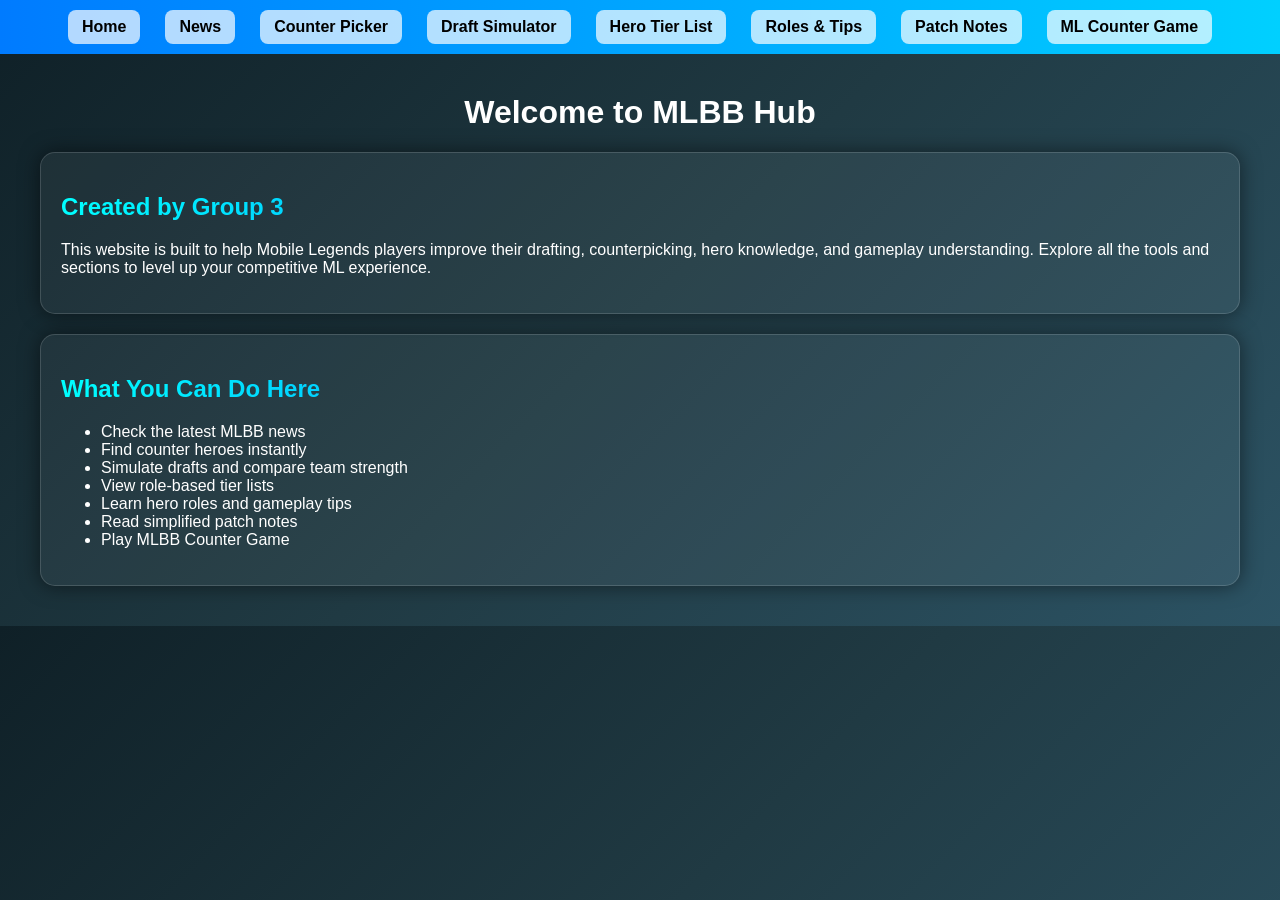
<file: Group 3 Website/index.html>
<!DOCTYPE html>
<html>
<head>
<title>MLBB Hub - Home</title>
<link rel="stylesheet" href="style.css">
</head>

<body>

<!-- NAVIGATION -->
<nav class="navbar">
        <a href="index.html">Home</a>
        <a href="news.html">News</a>
            <a href="counter.html">Counter Picker</a>
                <a href="draft.html">Draft Simulator</a>
                    <a href="tierlist.html">Hero Tier List</a>
                        <a href="roles.html">Roles & Tips</a>
                            <a href="patchnotes.html">Patch Notes</a>
   <a href="ML%20GAME.html">ML Counter Game</a>
       </nav>

<div class="container">
    <h1>Welcome to MLBB Hub</h1>

    <div class="card">
        <h2>Created by Group 3</h2>
        <p>
        This website is built to help Mobile Legends players improve their drafting, 
        counterpicking, hero knowledge, and gameplay understanding.  
        Explore all the tools and sections to level up your competitive ML experience.
        </p>
    </div>

    <div class="card">
        <h2>What You Can Do Here</h2>
        <ul>
            <li>Check the latest MLBB news</li>
            <li>Find counter heroes instantly</li>
            <li>Simulate drafts and compare team strength</li>
            <li>View role-based tier lists</li>
            <li>Learn hero roles and gameplay tips</li>
            <li>Read simplified patch notes</li>
            <li>Play MLBB Counter Game</li>
        </ul>
    </div>
</div>
    <script src="script.js"></script>

</body>
</html>
</file>
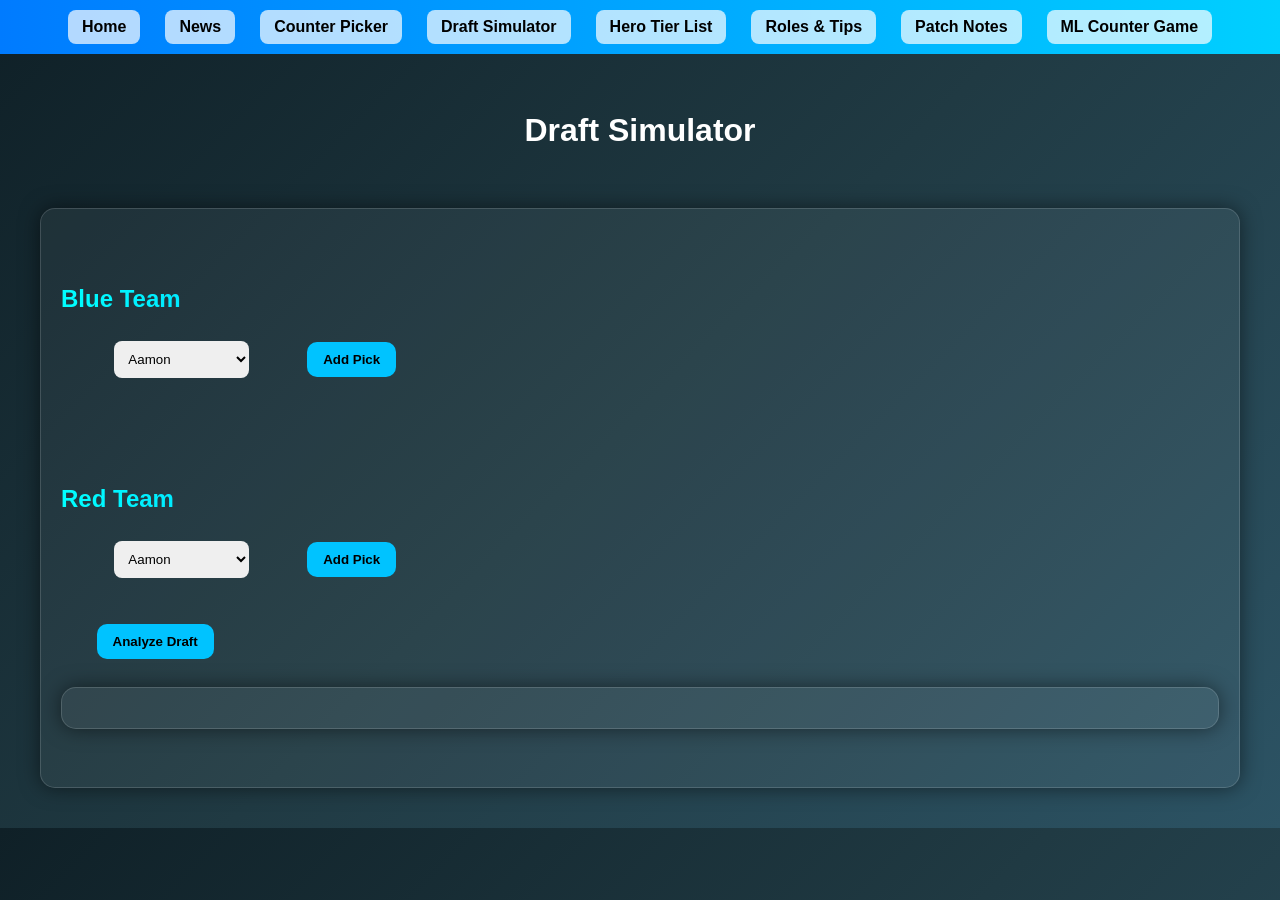
<file: Group 3 Website/draft.html>
<!DOCTYPE html>
<html>
<head>
<title>MLBB Hub - Draft Simulator</title>
<link rel="stylesheet" href="style.css">
<script>
const heroes = [
"Aamon","Akai","Aldous","Alice","Alpha","Angela","Argus","Arlott","Atlas","Aulus",
"Aurora","Badang","Balmond","Bane","Barats","Baxia","Beatrix","Belerick","Benedetta",
"Brody","Bruno","Carmilla","Cecilion","Chang'e","Chou","Claude","Clint","Cyclops",
"Diggie","Dyrroth","Edith","Esmeralda","Estes","Eudora","Fanny","Floryn","Franco",
"Fredrinn","Freya","Gatotkaca","Gloo","Gord","Granger","Grock","Guinevere","Gusion",
"Hanabi","Hanzo","Harith","Harley","Hayabusa","Helcurt","Hilda","Hylos","Irithel",
"Jawhead","Johnson","Joy","Julian","Kadita","Kagura","Kaja","Karina","Karrie",
"Khaleed","Khufra","Kimmy","Lancelot","Lapu-Lapu","Layla","Leomord","Lesley","Ling",
"Lolita","Luo Yi","Lylia","Martis","Masha","Mathilda","Melissa","Minotaur","Minsitthar",
"Moskov","Nana","Natalia","Natan","Novaria","Odette","Paquito","Pharsa","Phoveus",
"Popol and Kupa","Rafaela","Roger","Ruby","Saber","Selena","Silvanna","Sun",
"Terizla","Thamuz","Tigreal","Uranus","Valentina","Vale","Valir","Vexana","Wanwan",
"X.Borg","Xavier","Yi Sun-shin","Yin","Yve","Zhask","Zilong"
];

const counters = {}; // Optional if you want analyzeDraft to use counters
heroes.forEach(h => { counters[h] = ["Franco","Khufra","Saber"]; });

let blueTeam = [];
let redTeam = [];

window.onload = function() {
    const blueSelect = document.getElementById("blueSelect");
    const redSelect = document.getElementById("redSelect");

    heroes.forEach(h => {
        const opt1 = document.createElement("option");
        opt1.value = h;
        opt1.text = h;
        blueSelect.add(opt1);

        const opt2 = document.createElement("option");
        opt2.value = h;
        opt2.text = h;
        redSelect.add(opt2);
    });
}

function addHero(side){
    const hero = side=="blue" ? document.getElementById("blueSelect").value : document.getElementById("redSelect").value;
    if(blueTeam.includes(hero) || redTeam.includes(hero)){
        alert("Hero already picked!");
        return;
    }
    if(side=="blue" && blueTeam.length<5) blueTeam.push(hero);
    if(side=="red" && redTeam.length<5) redTeam.push(hero);
    renderPicks();
}

function renderPicks(){
    document.getElementById("bluePicks").innerHTML = blueTeam.map(h=>`<div class="slot">${h}</div>`).join("");
    document.getElementById("redPicks").innerHTML = redTeam.map(h=>`<div class="slot">${h}</div>`).join("");
}

function analyzeDraft(){
    let blueScore=0, redScore=0;
    blueTeam.forEach(b=>{
        redTeam.forEach(r=>{
            if(counters[r].includes(b)) redScore+=2;
            if(counters[b].includes(r)) blueScore+=2;
        });
    });
    let winner="Draw";
    if(blueScore>redScore) winner="Blue Team Advantage";
    if(redScore>blueScore) winner="Red Team Advantage";
    document.getElementById("draftResult").innerHTML = `<b>${winner}</b><br>Blue Score: ${blueScore} | Red Score: ${redScore}`;
}
</script>
</head>

<body>
<!-- NAVIGATION -->
<nav class="navbar">
        <a href="index.html">Home</a>
        <a href="news.html">News</a>
            <a href="counter.html">Counter Picker</a>
                <a href="draft.html">Draft Simulator</a>
                    <a href="tierlist.html">Hero Tier List</a>
                        <a href="roles.html">Roles & Tips</a>
                            <a href="patchnotes.html">Patch Notes</a>
   <a href="ML%20GAME.html">ML Counter Game</a>
       </nav>
   
<div class="container">
    <h1>Draft Simulator</h1>

    <div class="card">
        <div class="team-box">
            <h2>Blue Team</h2>
            <select id="blueSelect"></select>
            <button onclick="addHero('blue')">Add Pick</button>
            <div id="bluePicks"></div>
        </div>

        <div class="team-box" style="margin-top:25px;">
            <h2>Red Team</h2>
            <select id="redSelect"></select>
            <button onclick="addHero('red')">Add Pick</button>
            <div id="redPicks"></div>
        </div>

        <button onclick="analyzeDraft()" style="margin-top:20px;">Analyze Draft</button>

        <div id="draftResult" class="card" style="margin-top:20px;"></div>
    </div>
</div>
</body>
</html>
</file>
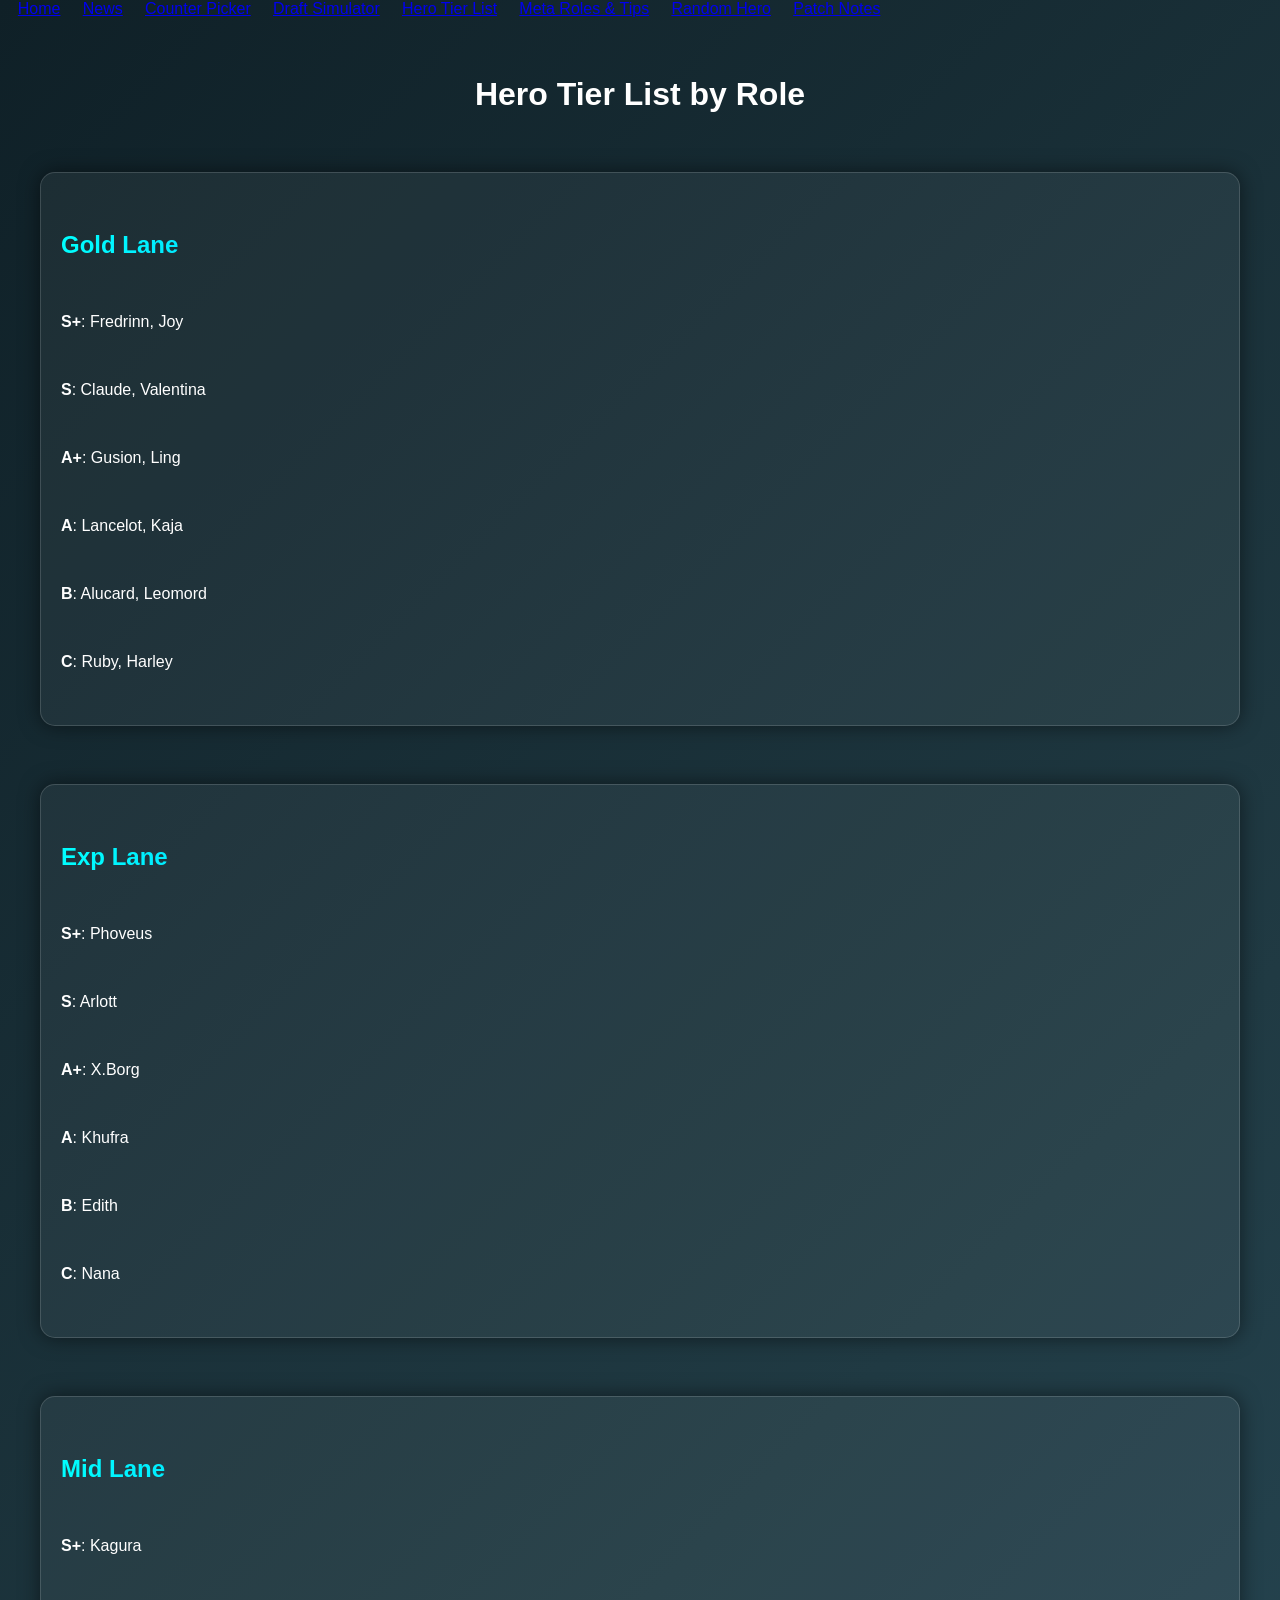
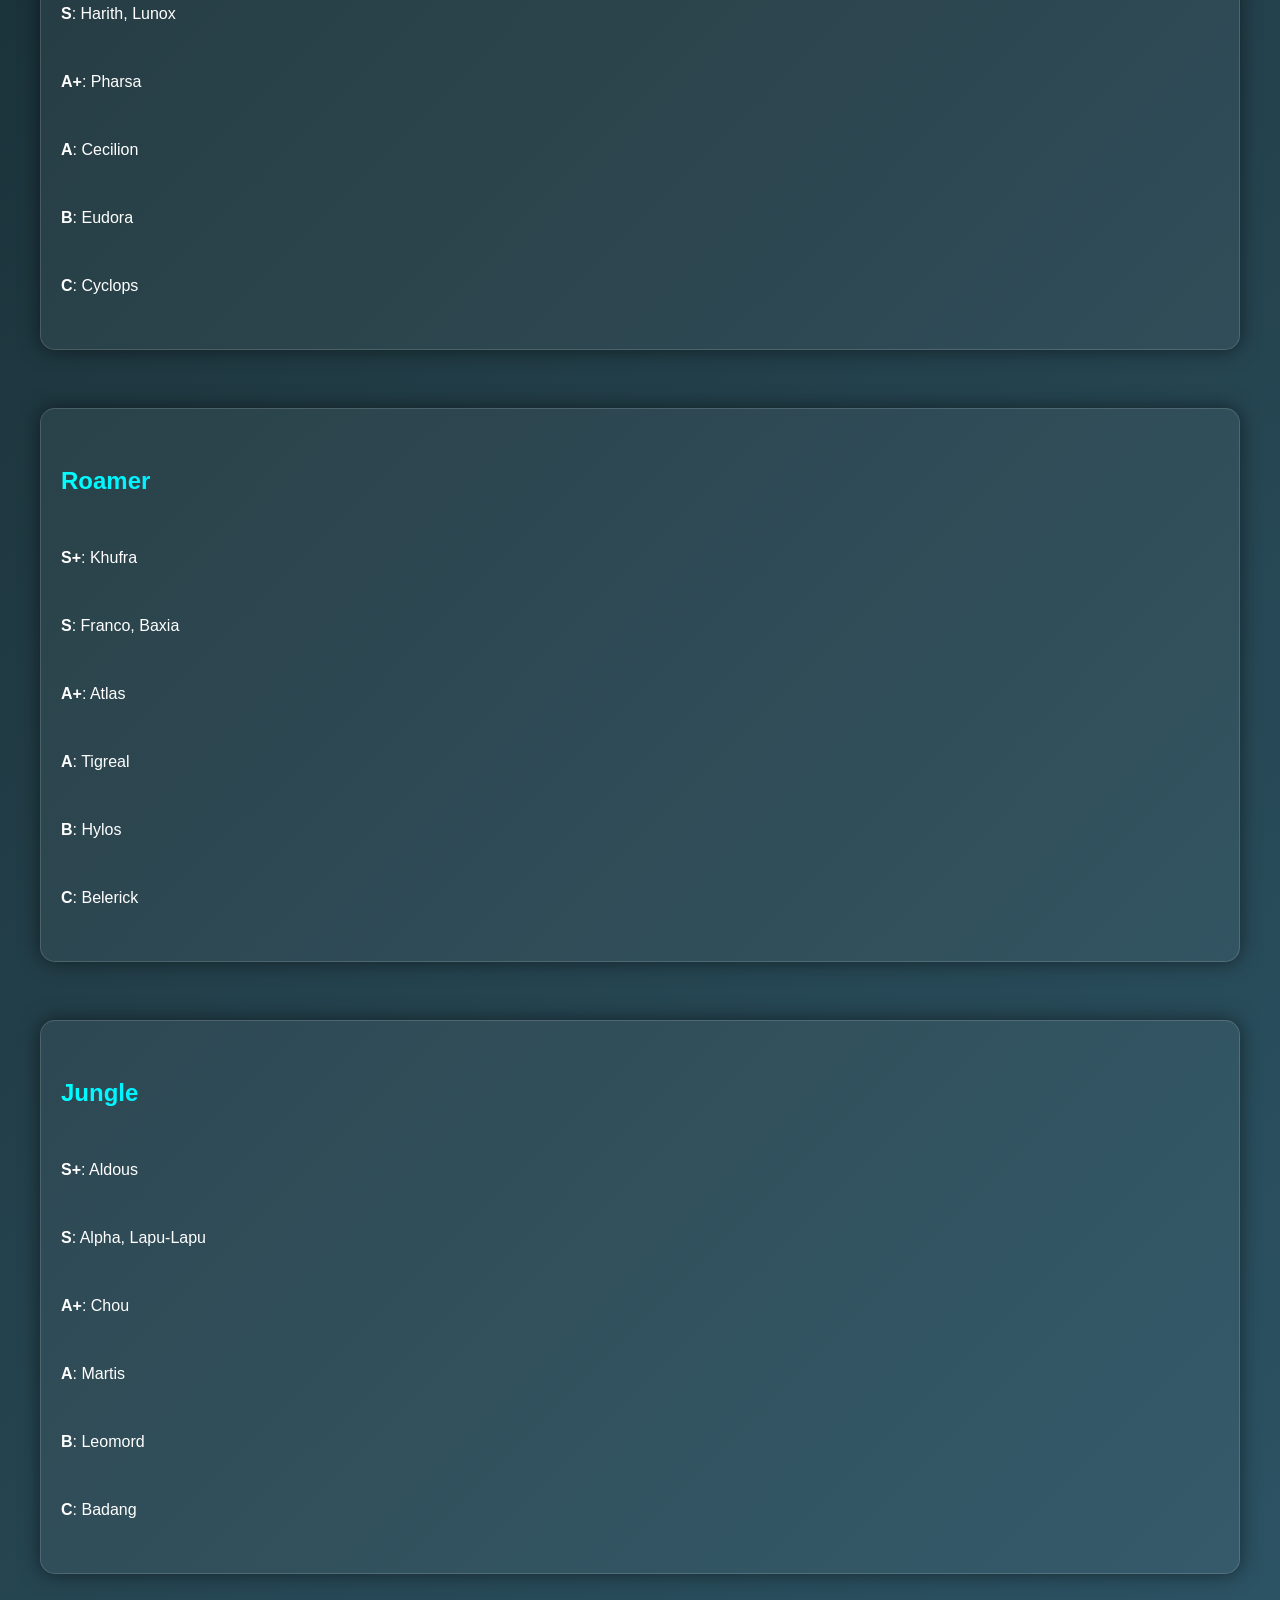
<file: Group 3 Website/lala.html>
<!DOCTYPE html>
<html>
<head>
<title>MLBB Hub - Tier List</title>
<link rel="stylesheet" href="style.css">
</head>

<body>

<!-- NAVIGATION -->
<nav>
    <a href="index.html">Home</a>
    <a href="news.html">News</a>
    <a href="counter.html">Counter Picker</a>
    <a href="draft.html">Draft Simulator</a>
    <a href="tierlist.html">Hero Tier List</a>
    <a href="roles.html">Meta Roles & Tips</a>
    <a href="random.html">Random Hero</a>
    <a href="patchnotes.html">Patch Notes</a>
</nav>

<div class="container">
    <h1>Hero Tier List by Role</h1>

    <!-- GOLD LANE -->
    <div class="card">
        <h2>Gold Lane</h2>
        <p><b>S+</b>: Fredrinn, Joy</p>
        <p><b>S</b>: Claude, Valentina</p>
        <p><b>A+</b>: Gusion, Ling</p>
        <p><b>A</b>: Lancelot, Kaja</p>
        <p><b>B</b>: Alucard, Leomord</p>
        <p><b>C</b>: Ruby, Harley</p>
    </div>

    <!-- EXP LANE -->
    <div class="card">
        <h2>Exp Lane</h2>
        <p><b>S+</b>: Phoveus</p>
        <p><b>S</b>: Arlott</p>
        <p><b>A+</b>: X.Borg</p>
        <p><b>A</b>: Khufra</p>
        <p><b>B</b>: Edith</p>
        <p><b>C</b>: Nana</p>
    </div>

    <!-- MID LANE -->
    <div class="card">
        <h2>Mid Lane</h2>
        <p><b>S+</b>: Kagura</p>
        <p><b>S</b>: Harith, Lunox</p>
        <p><b>A+</b>: Pharsa</p>
        <p><b>A</b>: Cecilion</p>
        <p><b>B</b>: Eudora</p>
        <p><b>C</b>: Cyclops</p>
    </div>

    <!-- ROAMER -->
    <div class="card">
        <h2>Roamer</h2>
        <p><b>S+</b>: Khufra</p>
        <p><b>S</b>: Franco, Baxia</p>
        <p><b>A+</b>: Atlas</p>
        <p><b>A</b>: Tigreal</p>
        <p><b>B</b>: Hylos</p>
        <p><b>C</b>: Belerick</p>
    </div>

    <!-- JUNGLE -->
    <div class="card">
        <h2>Jungle</h2>
        <p><b>S+</b>: Aldous</p>
        <p><b>S</b>: Alpha, Lapu-Lapu</p>
        <p><b>A+</b>: Chou</p>
        <p><b>A</b>: Martis</p>
        <p><b>B</b>: Leomord</p>
        <p><b>C</b>: Badang</p>
    </div>

</div>
</body>
</html>
</file>
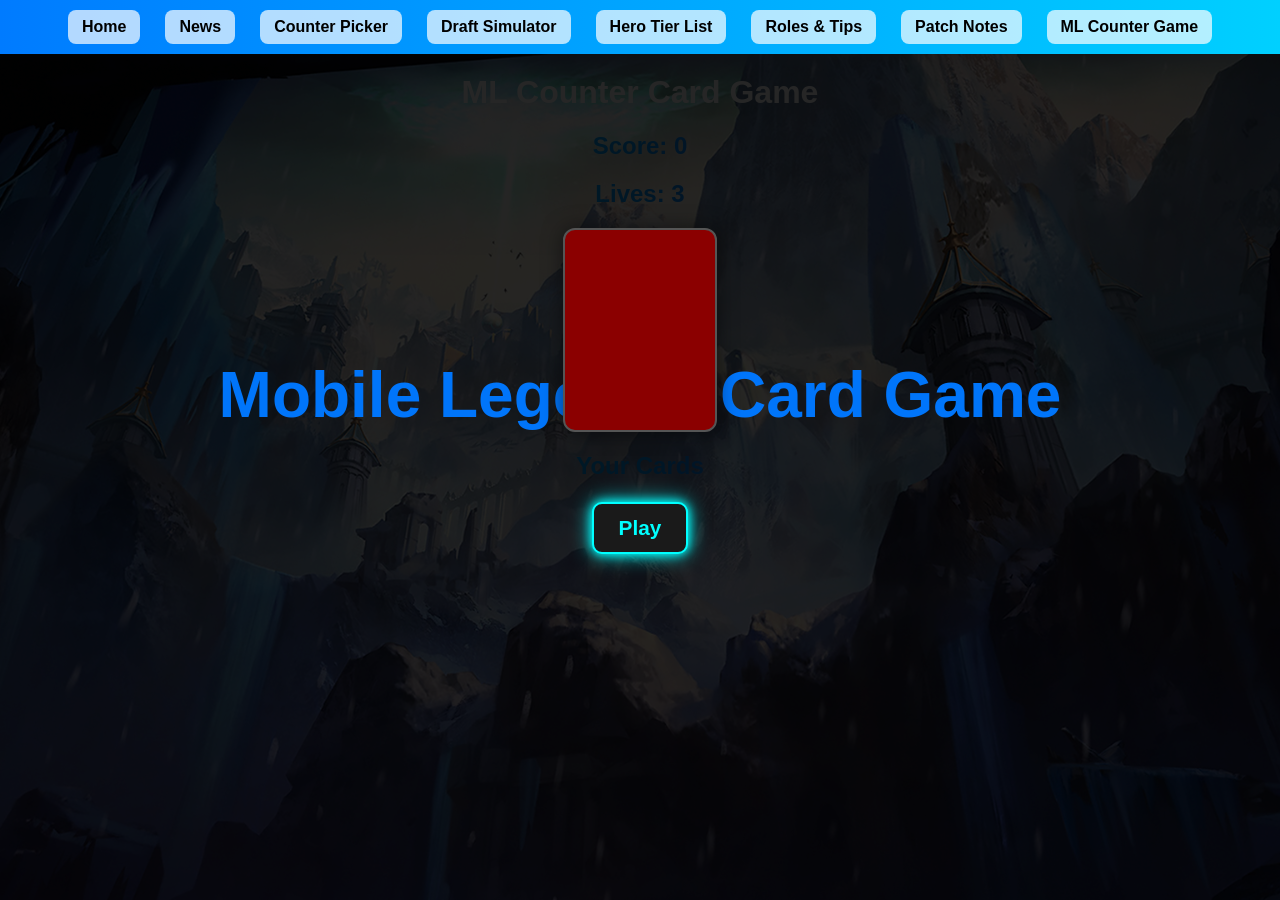
<file: Group 3 Website/ML GAME.html>
<!DOCTYPE html>
<html lang="en">
<head>
  <meta charset="UTF-8">
  <title>ML Counter Card Game</title>
  <link rel="stylesheet" href="style.css">
  <link rel="stylesheet" href="gamestyle.css">
  <link rel="stylesheet" href="BGStyle.css">
  <meta name="viewport" content="width=device-width, initial-scale=1.0, maximum-scale=1.0, user-scalable=no">

</head>
<body>
  <nav class="navbar">
        <a href="index.html">Home</a>
        <a href="news.html">News</a>
            <a href="counter.html">Counter Picker</a>
                <a href="draft.html">Draft Simulator</a>
                    <a href="tierlist.html">Hero Tier List</a>
                        <a href="roles.html">Roles & Tips</a>
                            <a href="patchnotes.html">Patch Notes</a>
   <a href="ML%20GAME.html">ML Counter Game</a>
       </nav>
  <div class="bg bg1"></div>
  <div class="bg bg2"></div>

    <div id="startScreen" class="animated-glow">
  <h1> Mobile Legends Card Game</h1>
  <button id="startButton">Play</button>
</div>
  <h1>ML Counter Card Game</h1>

  <h2>Score: <span id="score">0</span></h2>
  <h2>Lives: <span id="lives">3</span></h2>

  <div id="enemyCard" class="card enemy"></div>

  <h2>Your Cards</h2>
  <div id="playerCards" class="cards"></div>

  <p id="result"></p>

<div id="gameOver" style="display: none;">
  <h3 class="lose-glow">💀 Game Over! <br>
  <span id="finalScore"></span>
  <br>
  <button id="playAgain" onclick="resetGame()">Play Again</button>
</div> 

<div id="winScreen" class="overlay">
  <h4 class="win-glow">🏆 You Win! <br>
  <span>Your Score: <span id="winScore"></span></span><br><br>
  <button onclick="resetGame()">Play Again</button>
</div> 

<div id="heroList"></div>

  <!-- Load heroes first -->
  <script src="heroes.js"></script>

  <script src="script.js"></script>

  <script src="Background.js"></script>

  <audio id="bgMusic" src="audio/Welcome to mobile legends_ Sound Effects.mp3"></audio>
</body>
</html>
</file>
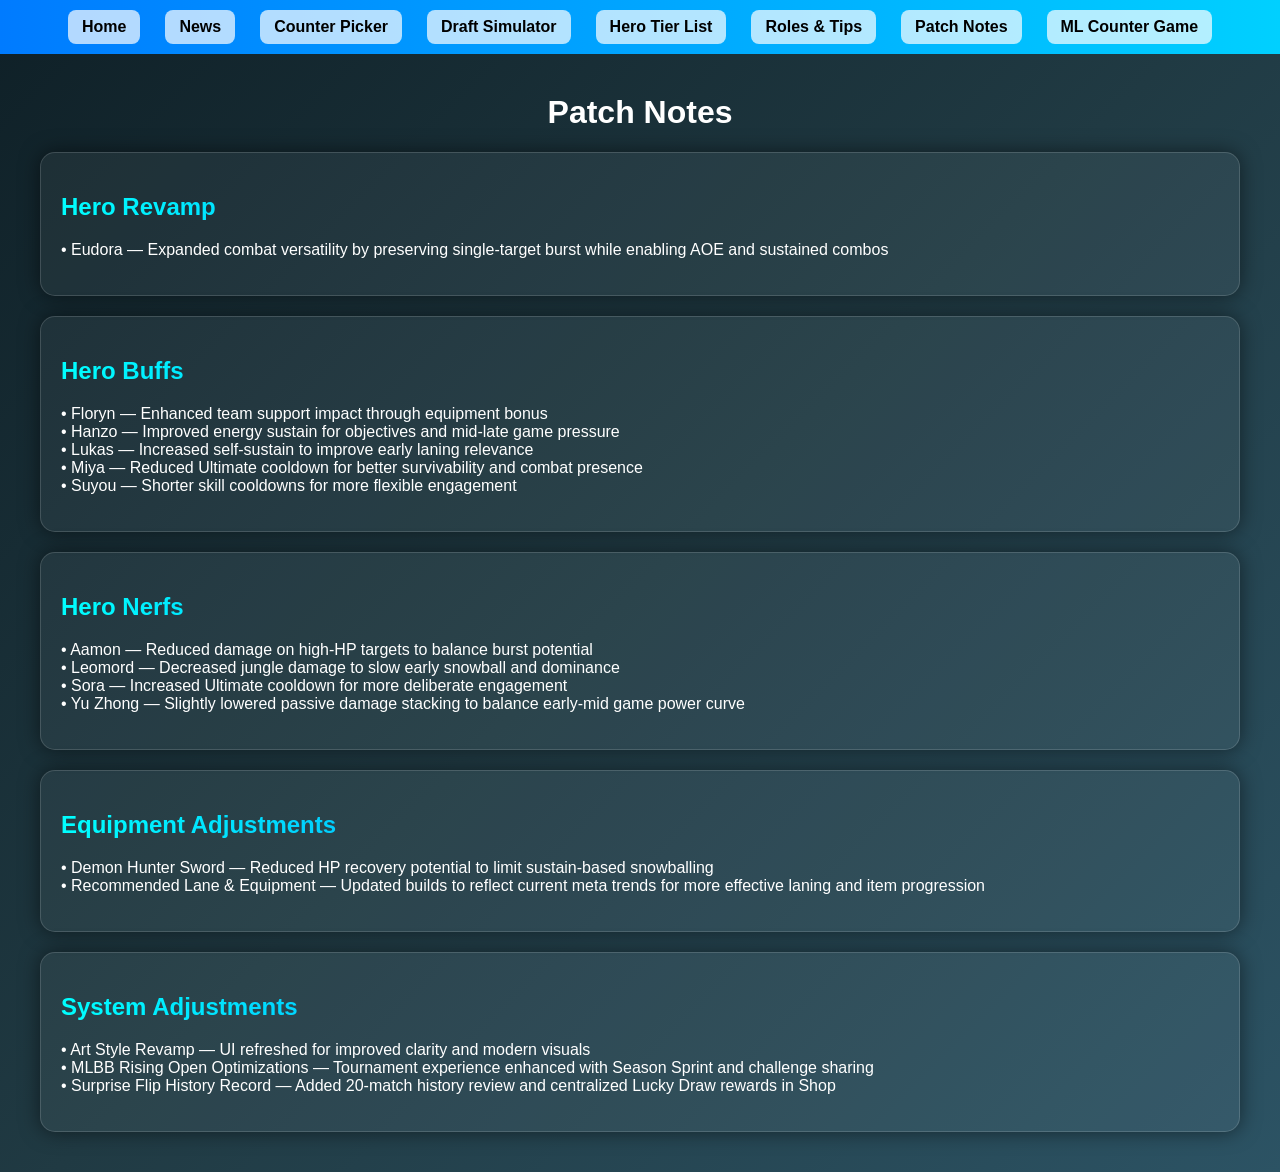
<file: Group 3 Website/patchnotes.html>
<!DOCTYPE html>
<html>
<head>
<title>MLBB Hub - Patch Notes</title>
<link rel="stylesheet" href="style.css">
</head>

<body>

<!-- NAVIGATION -->
<nav class="navbar">
        <a href="index.html">Home</a>
        <a href="news.html">News</a>
            <a href="counter.html">Counter Picker</a>
                <a href="draft.html">Draft Simulator</a>
                    <a href="tierlist.html">Hero Tier List</a>
                        <a href="roles.html">Roles & Tips</a>
                            <a href="patchnotes.html">Patch Notes</a>
   <a href="ML%20GAME.html">ML Counter Game</a>
       </nav>

<div class="container">
    <h1>Patch Notes</h1>

    <div class="card">
    <h2>Hero Revamp</h2>
    <p>• Eudora — Expanded combat versatility by preserving single-target burst while enabling AOE and sustained combos</p>
</div>

<div class="card">
    <h2>Hero Buffs</h2>
    <p>• Floryn — Enhanced team support impact through equipment bonus<br>
       • Hanzo — Improved energy sustain for objectives and mid-late game pressure<br>
       • Lukas — Increased self-sustain to improve early laning relevance<br>
       • Miya — Reduced Ultimate cooldown for better survivability and combat presence<br>
       • Suyou — Shorter skill cooldowns for more flexible engagement</p>
</div>

<div class="card">
    <h2>Hero Nerfs</h2>
    <p>• Aamon — Reduced damage on high-HP targets to balance burst potential<br>
       • Leomord — Decreased jungle damage to slow early snowball and dominance<br>
       • Sora — Increased Ultimate cooldown for more deliberate engagement<br>
       • Yu Zhong — Slightly lowered passive damage stacking to balance early-mid game power curve</p>
</div>

<div class="card">
    <h2>Equipment Adjustments</h2>
    <p>• Demon Hunter Sword — Reduced HP recovery potential to limit sustain-based snowballing<br>
       • Recommended Lane & Equipment — Updated builds to reflect current meta trends for more effective laning and item progression</p>
</div>

<div class="card">
    <h2>System Adjustments</h2>
    <p>• Art Style Revamp — UI refreshed for improved clarity and modern visuals<br>
       • MLBB Rising Open Optimizations — Tournament experience enhanced with Season Sprint and challenge sharing<br>
       • Surprise Flip History Record — Added 20-match history review and centralized Lucky Draw rewards in Shop</p>
</div>
</div>
</body>
</html>
</file>
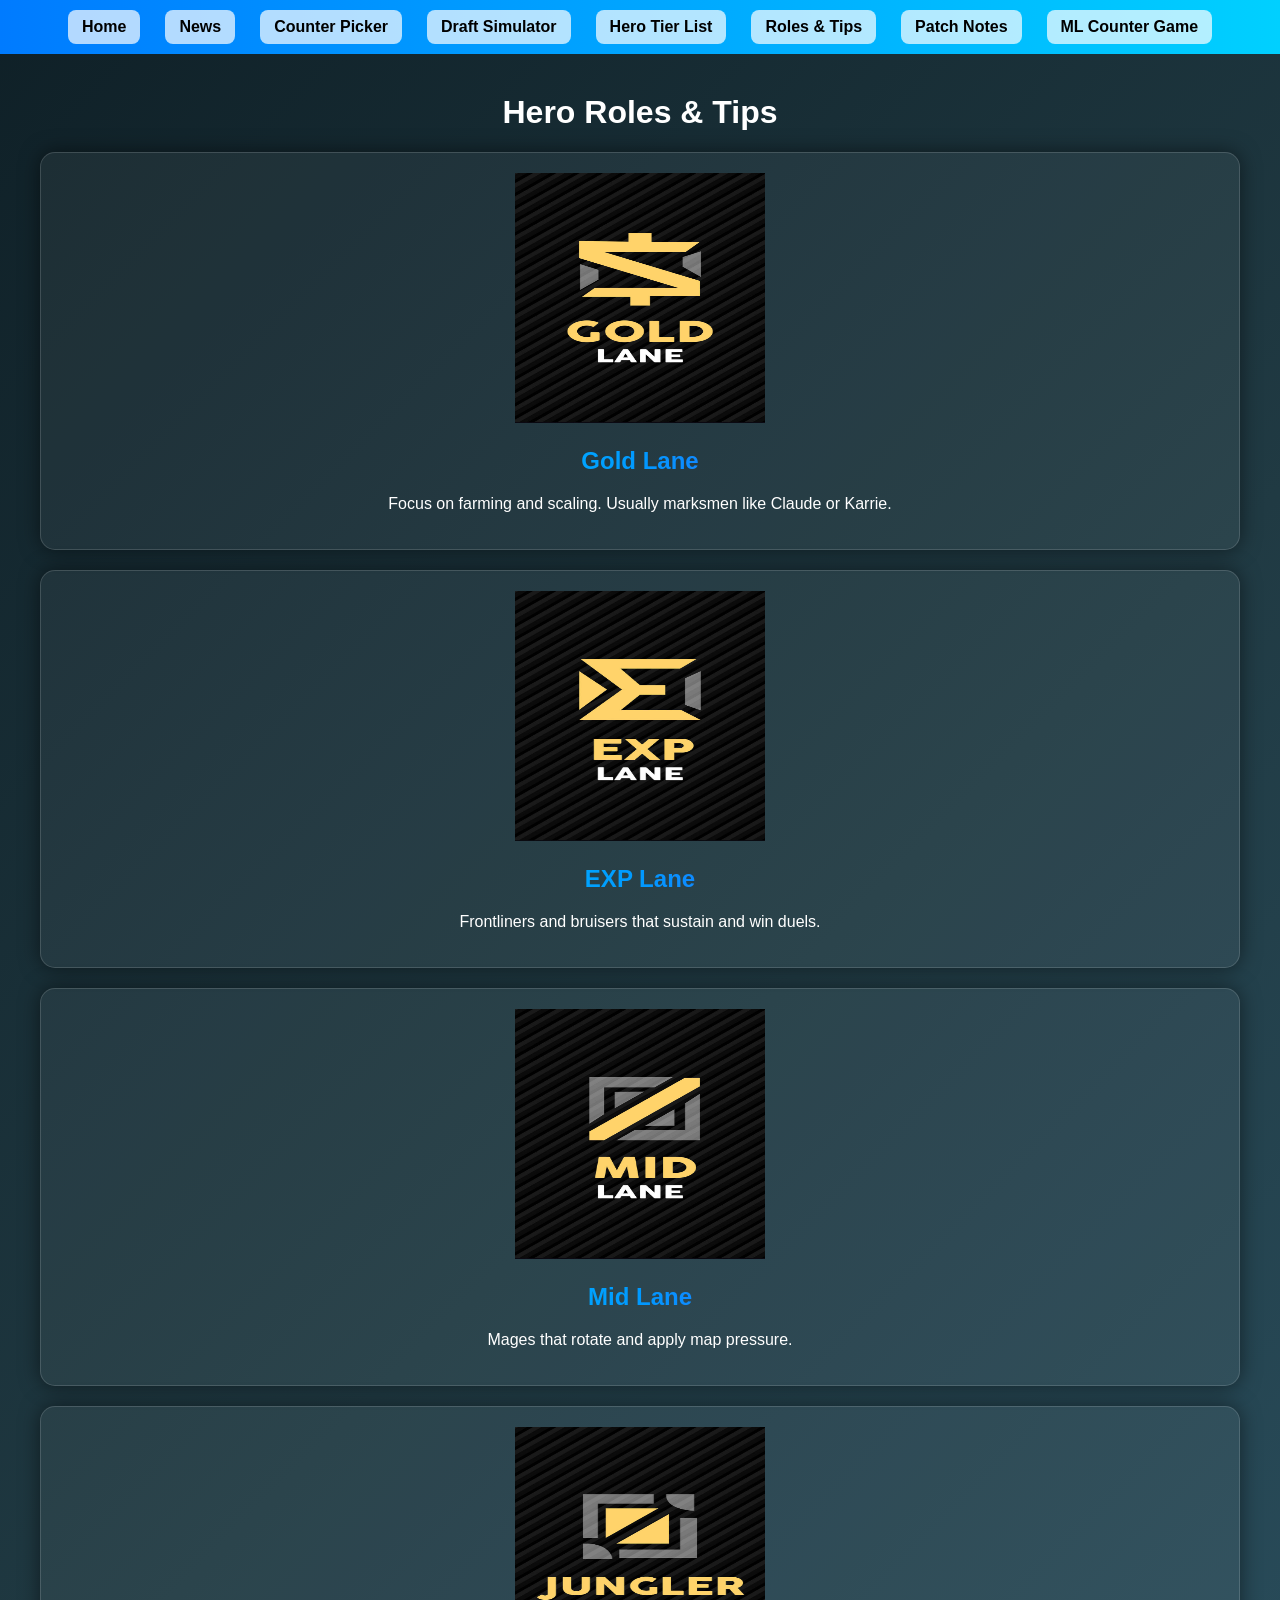
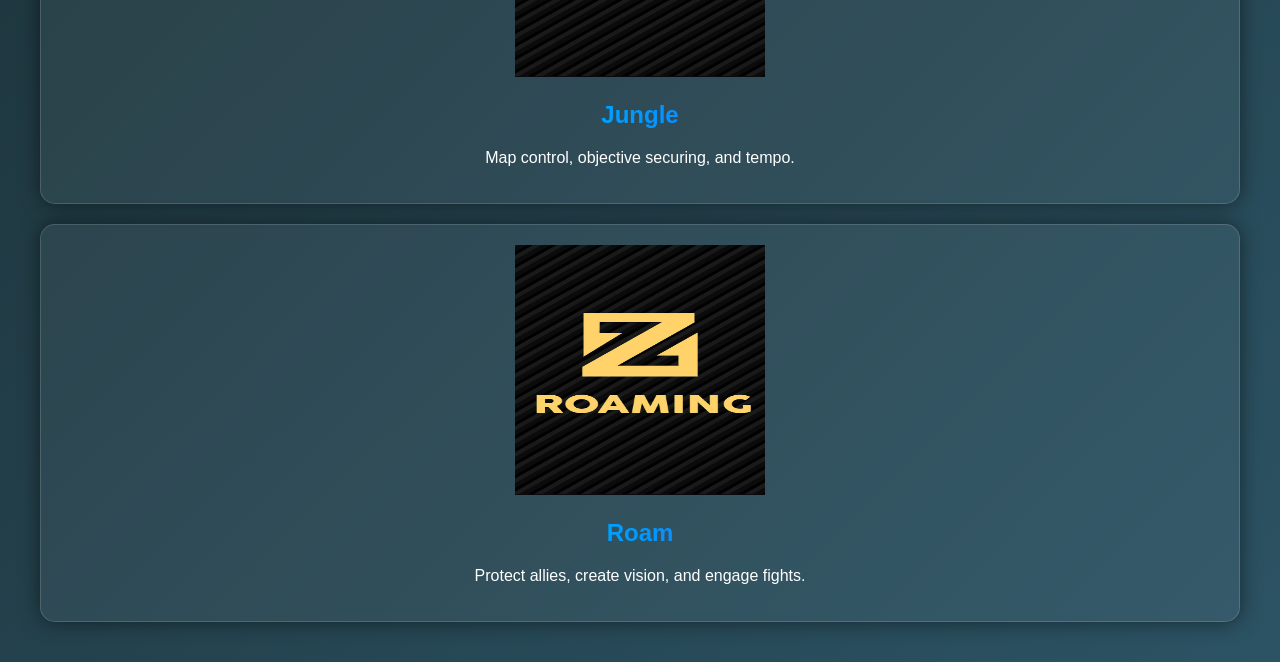
<file: Group 3 Website/roles.html>
<!DOCTYPE html>
<html>
<head>
<title>MLBB Hub - Roles</title>
<link rel="stylesheet" href="style.css">
</head>

<body>

<!-- NAVIGATION -->

    <nav class="navbar">
        <a href="index.html">Home</a>
        <a href="news.html">News</a>
            <a href="counter.html">Counter Picker</a>
                <a href="draft.html">Draft Simulator</a>
                    <a href="tierlist.html">Hero Tier List</a>
                        <a href="roles.html">Roles & Tips</a>
                            <a href="patchnotes.html">Patch Notes</a>
   <a href="ML%20GAME.html">ML Counter Game</a>
       </nav>

<div class="container">
    <h1>Hero Roles & Tips</h1>

    <div class="card">
        <center><image src="role/gold.jpg" width="250" height="250"></image>
        <h2>Gold Lane</h2>
        <p>Focus on farming and scaling. Usually marksmen like Claude or Karrie.</p>
    </div>

    <div class="card">
        <center><image src="role/exp.jpg" width="250" height="250"></image>
        <h2>EXP Lane</h2>
        <p>Frontliners and bruisers that sustain and win duels.</p>
    </div>

    <div class="card">
        <center><image src="role/mid.jpg" width="250" height="250"></image>
        <h2>Mid Lane</h2>
        <p>Mages that rotate and apply map pressure.</p>
    </div>

    <div class="card">
        <center><image src="role/jungler.jpg" width="250" height="250"></image>
        <h2>Jungle</h2>
        <p>Map control, objective securing, and tempo.</p>
    </div>

    <div class="card">
        <center><image src="role/roam.jpg" width="250" height="250"></image>
        <h2>Roam</h2>
        <p>Protect allies, create vision, and engage fights.</p>
    </div>
</div>
</body>
</html>
</file>
<file: Group 3 Website/style.css>
/* ===== GLOBAL THEME ===== */
body{
    margin:0;
    font-family: Arial, Helvetica, sans-serif;
    background:linear-gradient(135deg,#0f2027,#203a43,#2c5364);
  color:white;
}

h2, h3{
    background: linear-gradient(90deg, #0ff, #09f, #90f);
    -webkit-background-clip: text;
    color: transparent;
}

h1{
    text-align:center;
  margin-top:20px;
}

.container{
    padding:20px;
    max-width:1200px;
    margin:auto;
}

.card{
    background:rgba(255,255,255,0.05);
    border:1px solid rgba(255,255,255,0.15);
    border-radius:15px;
    padding:20px;
    margin:20px 0;
    box-shadow:0 0 20px rgba(0,0,0,0.5);
}

/* NAVBAR CONTAINER */
.navbar {
    background: linear-gradient(90deg, #007bff, #00d0ff);
    padding: 10px;
    display: flex;
    justify-content: center;
    gap: 25px;
    font-weight: bold;
    position: sticky;
    top: 0;
    z-index: 1000;
}

.navbar a {
    color: black;
    text-decoration: none;
    padding: 8px 14px;
    background: rgba(255,255,255,0.7);
    border-radius: 8px;
}

.navbar a:hover {
    background: white;
}

/* MOBILE RESPONSIVE (STACK ITEMS) */
@media (max-width: 600px) {
  .nav-links {
    flex-direction: column;
    gap: 20px;
  }
}

/* ===== BUTTONS & SELECT ===== */
button, select{
    padding:10px;
    border-radius:8px;
    border:none;
    margin:8px 0;
}

button{
  background:#00c3ff;
  border:none;
  padding:10px 16px;
  border-radius:10px;
  cursor:pointer;
  font-weight:bold;
  transition:0.2s;
}

button:hover{
  transform:scale(1.05);
}

.news-slider{
position:relative;
width:90%;
max-width:900px;
margin:40px auto;
}

.slider-window{
overflow:hidden;
border-radius:20px;
box-shadow:0 0 25px rgba(0,0,0,0.6);
}

.slides{
display:flex;
transition:transform 0.8s ease;
}

.slides img{
width:100%;
flex-shrink:0;
display:block;
}

/* buttons */

.slide-btn{
position:absolute;
top:50%;
transform:translateY(-50%);
background:rgba(0,0,0,0.6);
border:none;
color:white;
font-size:28px;
padding:10px 14px;
cursor:pointer;
border-radius:10px;
z-index:2;
}

.left{ left:10px; }
.right{ right:10px; }

/* dots */

.dots{
text-align:center;
margin-top:10px;
}

.dots span{
height:10px;
width:10px;
background:#bbb;
display:inline-block;
border-radius:50%;
margin:5px;
cursor:pointer;
}

.dots .active{
background:#00c3ff;
}

.hero-card{
  text-align:center;
  background:rgba(255,255,255,0.05);
  padding:15px;
  border-radius:16px;
  margin-top:10px;
}

.hero-card img{
  width:120px;
  border-radius:12px;
}

.pick-card{
  background:rgba(0,0,0,0.6);
  padding:10px;
  border-radius:12px;
  text-align:center;
  width:100px;
}

.pick-card img{
  width:100%;
  border-radius:10px;
}
</file>
<file: Group 3 Website/gamestyle.css>
body {
  font-family: Arial, sans-serif;
  text-align: center;
  background: #111;
  color: white;
}

.cards {
  display: flex;
  gap: 15px;
  justify-content: center;
}

.card {
  width: 140px;
  height: 200px;
  perspective: 1000px;
  cursor: pointer;
}

.card-inner {
  width: 100%;
  height: 100%;
  position: relative;
  transform-style: preserve-3d;
  transition: transform 0.8s;
}

.card.flipped .card-inner {
  transform: rotateY(180deg);
}

.card-front,
.card-back {
  position: absolute;
  width: 100%;
  height: 100%;
  backface-visibility: hidden;
  border-radius: 12px;
  display: flex;
  align-items: center;
  justify-content: center;
  font-weight: bold;
}

.card-front {
  background: #222;
  color: white;
  font-size: 1.2rem;
}

.card-back {
  background: #111;
  color: white;
  transform: rotateY(180deg);
  flex-direction: column;
}

.card-back img {
  width: 100%;
  height: 120px;
  object-fit: cover;
  border-radius: 10px 10px 0 0;
}

.card.disabled {
  pointer-events: none;
  opacity: 0.6;
}

.card h3 {
  margin: 5px 0;
}

.enemy {
  width: 150px;
  margin: auto;
  padding: 0; 
  background: darkred;
  border-radius: 12px;
  border: 2px solid #555;
  display: flex;
  flex-direction: column;   
  align-items: center;     
}

.enemy img {
  width: 100%;
  height: 120px;
  object-fit: cover;
  border-radius: 10px 10px 0 0;
  margin-bottom: 1px;  
}

/* Start Screen */
#startScreen {
  position: fixed;
  top: 0; left: 0; width: 100%; height: 100%;
  background: rgba(0,0,0,0.85);
  color: rgb(0, 117, 250);
  display: flex;
  flex-direction: column;
  justify-content: center;
  align-items: center;
  font-size: 2rem;
  gap: 20px;
}

@keyframes neon-glow {
  0%, 100% { text-shadow: 0 0 5px #00ffff, 0 0 10px #00ffff; }
  50% { text-shadow: 0 0 10px #00ffff, 0 0 20px #00ffff; }
}

.animated-glow {
  color: #00ffff;
  animation: neon-glow 1.5s infinite alternate;
}

/* Buttons */
button {
  background-color: #1a1a1a;
  color: #00ffff;
  border: 2px solid #00ffff;
  border-radius: 10px;
  padding: 12px 25px;
  font-size: 1.3rem;
  font-weight: bold;
  cursor: pointer;
  box-shadow: 0 0 10px #00ffff, 0 0 20px #00ffff;
  transition: 0.3s
}

button:hover {
  box-shadow: 0 0 20px #00ffff, 0 0 40px #00ffff;
  color: #ffffff;
}

#gameOver {
  display: none; 
  position: fixed;
  top: 0;
  left: 0;
  width: 100%;
  height: 100%;
  background: rgba(0, 0, 0, 0.85); 
  color: #ffffff;
  font-size: 2rem;
  text-align: center;
  padding-top: 20%;
  z-index: 1000;

  
  display: flex;
  flex-direction: column;
  justify-content: center;
  align-items: center;
  gap: 20px; 
}


/* Game Over message */
#gameOver span {
  font-size: 1.8rem;
  color: #ff4c4c;
  font-weight: bold;
}

/* Play Again button styling */
#gameOver button {
  background-color: #1a1a1a;
  color: #00ffff;
  border: 2px solid #00ffff;
  border-radius: 10px;
  padding: 12px 25px;
  font-size: 1.3rem;
  font-weight: bold;
  cursor: pointer;
  box-shadow: 0 0 10px #00ffff, 0 0 20px #00ffff;
  transition: 0.3s;
}

#gameOver button:hover {
  box-shadow: 0 0 20px #00ffff, 0 0 40px #00ffff;
  color: #ffffff;
}

#gameOver button:active {
  transform: scale(0.95);
  box-shadow: 0 3px 10px rgba(0, 0, 0, 0.3);
}

.lose-glow {
  color: #ff4c4c;
  text-shadow:
    0 0 5px #ff4c4c,
    0 0 10px #ff4c4c,
    0 0 20px #ff4c4c,
    0 0 40px #ff0000;
}

.win-glow {
  color: #f8f41cde;
  text-shadow:
    0 0 5px #f8f41cde,
    0 0 10px #f8f41cde,
    0 0 20px #f8f41cde,
    0 0 40px #ffee03;
}

.overlay {
  display: none;
  position: fixed;
  inset: 0;
  background: rgba(0, 0, 0, 0.85);
  color: #fff;
  font-size: 2.5rem;
  text-align: center;
  padding-top: 20%;
  z-index: 2000;
}

.overlay button {
  padding: 12px 25px;
  font-size: 1.2rem;
  background: rgb(1, 102, 255);
  border: none;
  border-radius: 10px;
  cursor: pointer;
}


audio/background.mp3 {
  display: none;
}
</file>
<file: Group 3 Website/BGStyle.css>
.bg {
  position: fixed;
  width: 100%;
  height: 100%;
  background-size: cover;
  background-position: center;
  background-repeat: no-repeat;
  transition: opacity 2s ease-in-out;
  z-index: -2;
}

.bg1 { opacity: 1; }
.bg2 { opacity: 0; }
</file>
